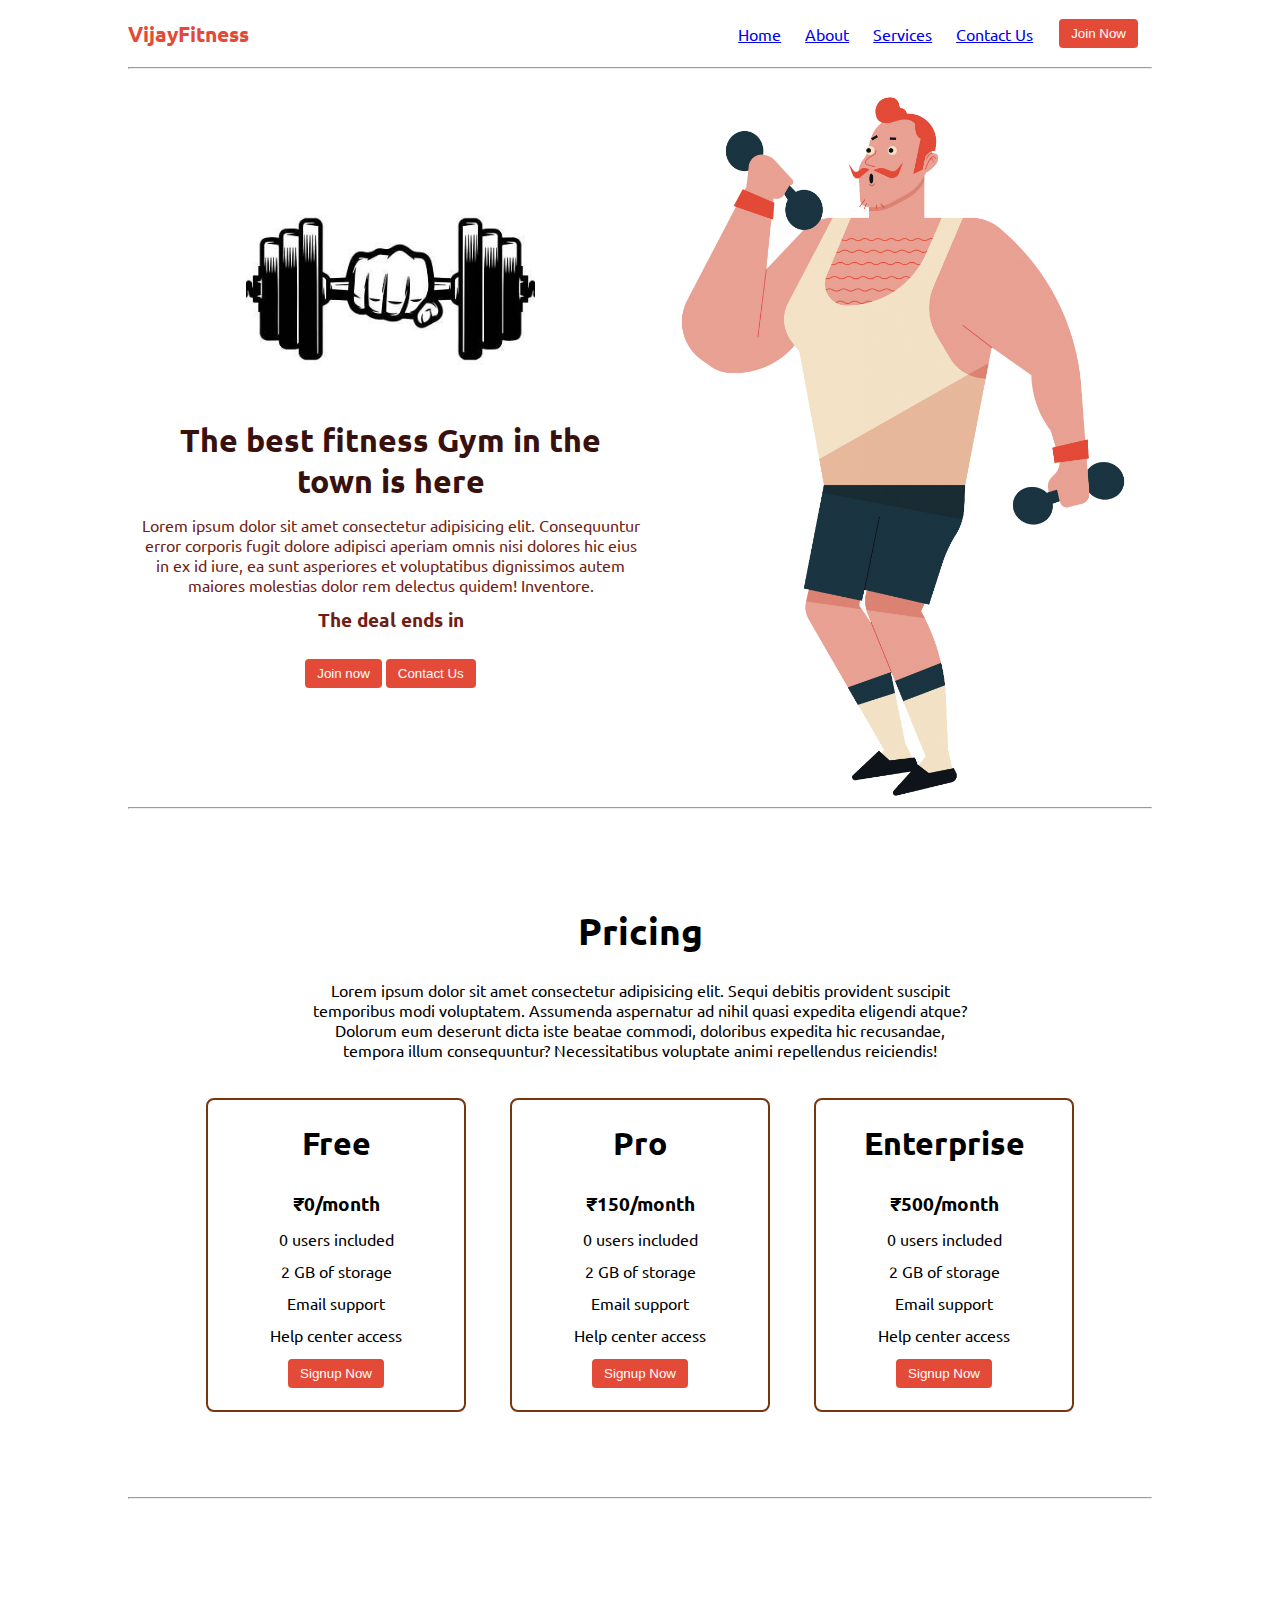
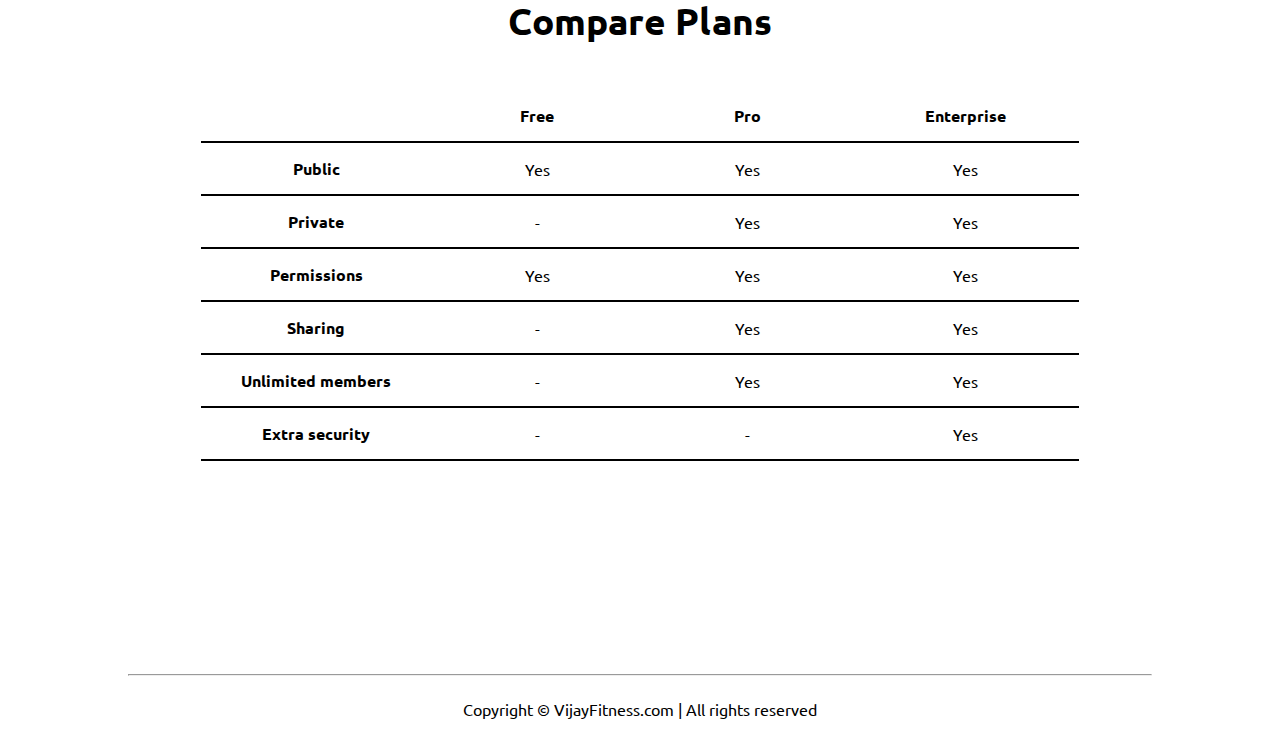
<file: Task1/index.html>
<!DOCTYPE html>
<html lang="en">

<head>
    <meta charset="UTF-8">
    <meta http-equiv="X-UA-Compatible" content="IE=edge">
    <meta name="viewport" content="width=device-width, initial-scale=1.0">
    <title>HarryFitness - The best fitness gym in the town</title>
    <link rel="stylesheet" href="style.css">
    <script src="timer.js"></script>
    <link rel="stylesheet" href="utils.css">
</head>

<body class='overflow-x-hidden'>
    <div class="container mx-auto">
        <header>
            <nav class="flex justify-between">
                <div class="logo font-bold flex items-center text-blue">VijayFitness</div>
                <ul class="navbar flex items-center">
                   <a href="#"><li>Home</li></a>
                   <a href="#"><li>About</li></a>
                   <a href="#"> <li>Services</li></a>
                   <a href="#"><li>Contact Us</li></a>
                   <a href="#"><li><button class="btn">Join Now</button></li></a>    
                </ul>
            </nav>
            <hr>
        </header>
        <main class="min-h-screen">
            <section class="section1">
                <div class="flex">
                    <div class="topleft flex flex-col justify-center px-2">
                        <div class=" text-center">
                            <img class="dumbellimg" src="dumbell.png" alt="">
                        </div>
                        <h1 class="my-1 text-center">The best fitness Gym in the town is here</h1>
                        <p class=" text-center">Lorem ipsum dolor sit amet consectetur adipisicing elit. Consequuntur
                            error corporis fugit dolore adipisci aperiam omnis nisi dolores hic eius in ex id iure, ea
                            sunt asperiores et voluptatibus dignissimos autem maiores molestias dolor rem delectus
                            quidem! Inventore.</p>
                            <!-- Display the countdown timer in an element -->
                            <p class="deal text-center">The deal ends in <span id="demo"></span></p>
                            <div class="buttons">
                                <button class="btn">Join now</button>
                                <button class="btn">Contact Us</button>
                            </div>
                    </div>
                    <div class="topright flex justify-center">
                        <img class="gymimg" src="gym.png" alt="">
                    </div>
                </div>
            </section>
            <hr>
            <section class="section2">
                <h1 class="text-center my-2">Pricing</h1>
                <p class="my-2">Lorem ipsum dolor sit amet consectetur adipisicing elit. Sequi debitis provident
                    suscipit temporibus modi voluptatem. Assumenda aspernatur ad nihil quasi expedita eligendi atque?
                    Dolorum eum deserunt dicta iste beatae commodi, doloribus expedita hic recusandae, tempora illum
                    consequuntur? Necessitatibus voluptate animi repellendus reiciendis!</p>
                <div class="boxes flex justify-center">
                    <div class="box">
                        <h2>Free</h2>
                        <ul>
                            <li class="highlighted">₹0/month</li>
                            <li>0 users included</li>
                            <li>2 GB of storage</li>
                            <li>Email support</li>
                            <li>Help center access</li>
                            <li><button class="btn">Signup Now</button></li>
                        </ul>
                    </div>
                    <div class="box">
                        <h2>Pro</h2>
                        <ul>
                            <li class="highlighted">₹150/month</li>
                            <li>0 users included</li>
                            <li>2 GB of storage</li>
                            <li>Email support</li>
                            <li>Help center access</li>
                            <li><button class="btn">Signup Now</button></li>
                        </ul>
                    </div>
                    <div class="box">
                        <h2>Enterprise</h2>
                        <ul>
                            <li class="highlighted">₹500/month</li>
                            <li>0 users included</li>
                            <li>2 GB of storage</li>
                            <li>Email support</li>
                            <li>Help center access</li>
                            <li><button class="btn">Signup Now</button></li>
                        </ul>
                    </div>

                </div>
            </section>
            <hr>
            <section class="section3">
                <h1 class="text-center my-2">Compare Plans</h1>
                <div class="container plantable">
                    <table class="table text-center">
                      <thead>
                        <tr>
                          <th></th><th>Free</th>
                          <th>Pro</th>
                          <th>Enterprise</th>
                        </tr>
                      </thead>
                      <tbody>
                        <tr>
                          <th scope="row" class="text-start">Public</th>
                          <td>Yes</svg></td>
                          <td>Yes</svg></td>
                          <td>Yes</svg></td>
                        </tr>
                        <tr>
                          <th scope="row" class="text-start">Private</th>
                          <td>-</td>
                          <td>Yes</svg></td>
                          <td>Yes</svg></td>
                        </tr>
                      </tbody>
              
                      <tbody>
                        <tr>
                          <th scope="row" class="text-start">Permissions</th>
                          <td>Yes</svg></td>
                          <td>Yes</svg></td>
                          <td>Yes</svg></td>
                        </tr>
                        <tr>
                          <th scope="row" class="text-start">Sharing</th>
                          <td>-</td>
                          <td>Yes</svg></td>
                          <td>Yes</svg></td>
                        </tr>
                        <tr>
                          <th scope="row" class="text-start">Unlimited members</th>
                          <td>-</td>
                          <td>Yes</svg></td>
                          <td>Yes</svg></td>
                        </tr>
                        <tr>
                          <th scope="row" class="text-start">Extra security</th>
                          <td>-</td>
                          <td>-</td>
                          <td>Yes</svg></td>
                        </tr>
                      </tbody>
                    </table>
            </section>
            <hr>
        </main>
        <footer>
            Copyright &copy; VijayFitness.com | All rights reserved
        </footer>

    </div>
</body>

</html>
</file>
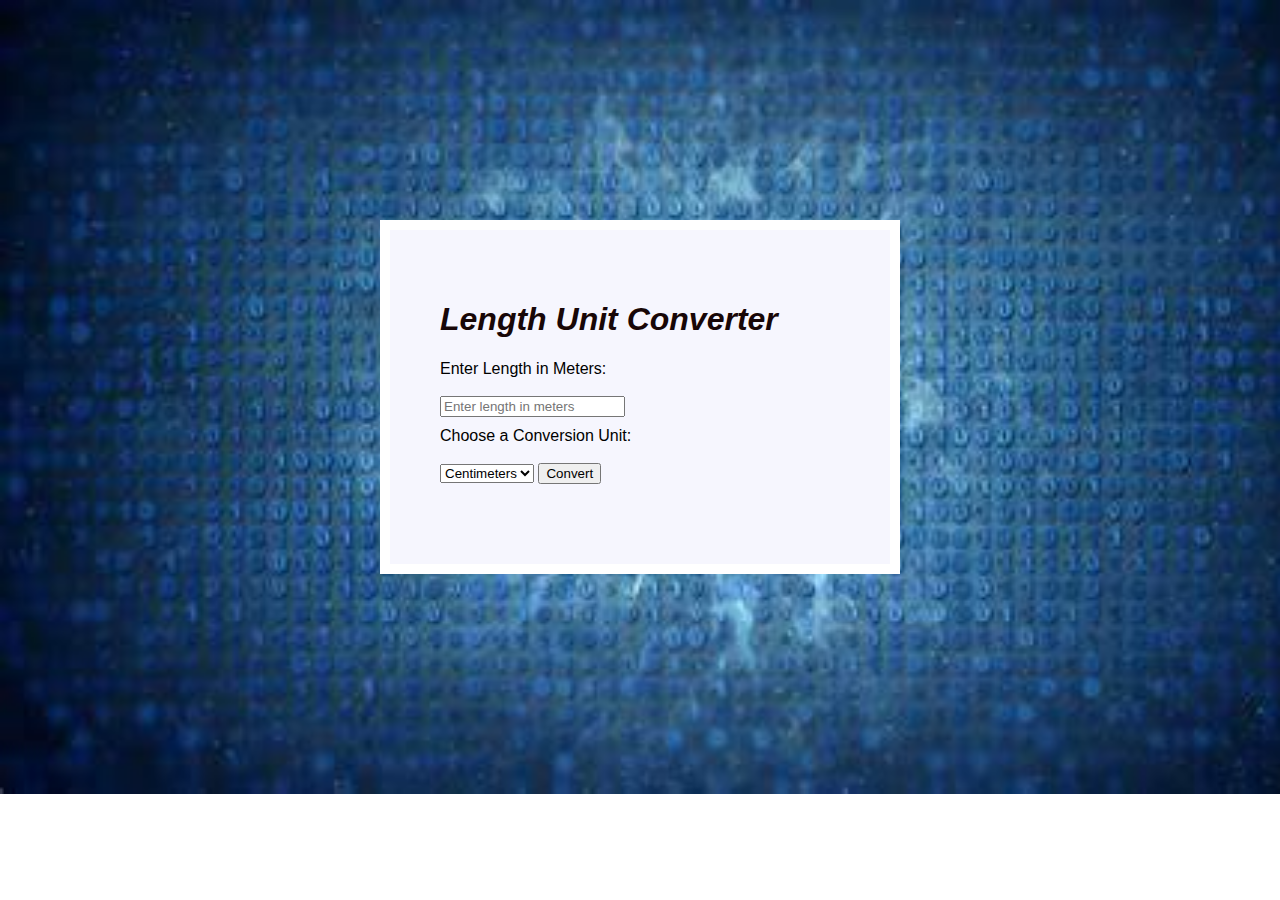
<file: Task3/index1.html>
<!DOCTYPE html>
<html>
<head>
  <title>Length Unit Converter</title>
  <link rel="stylesheet" type="text/css" href="./styles.css">
</head>
<body>
  <div class="container">
    <h1><b>Length Unit Converter</b></h1>
    <label for="length">Enter Length in Meters:</label><br>
    <input type="number" id="length" step="any" placeholder="Enter length in meters">

    <label for="unit">Choose a Conversion Unit:</label><br>
    <select id="unit">
      <option value="centimeters">Centimeters</option>
      <option value="kilometers">Kilometers</option>
      <option value="millimeters">Millimeters</option>
    </select>

    <button onclick="convertLength()">Convert</button><br>

    <div id="result"></div>
  </div>

  <script src="./script.js"></script>
</body>
</html>
</file>
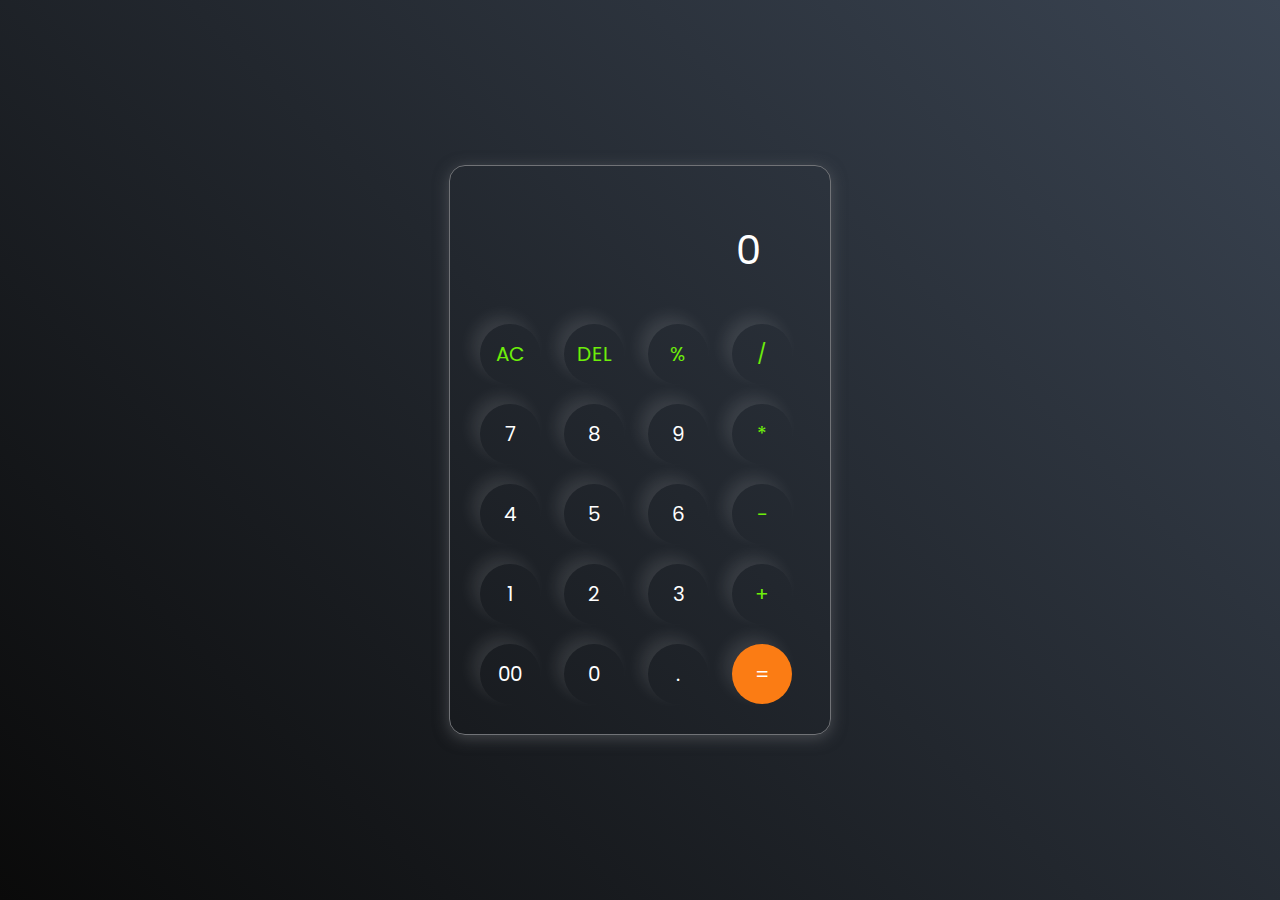
<file: Task4/calculater.html>
<!DOCTYPE html>
<html lang="en">
  <head>
    <meta charset="UTF-8" />
    <meta http-equiv="X-UA-Compatible" content="IE=edge" />
    <meta name="viewport" content="width=device-width, initial-scale=1.0" />
    <link rel="stylesheet" href="./calculater.css" />
    <title>Calculator - By Code Traversal</title>
  </head>
  <body>
    <div class="container">
      <div class="calculator">
        <input type="number" id="inputBox" placeholder="0" />
        <div>
          <button class="button operator">AC</button>
          <button class="button operator">DEL</button>
          <button class="button operator">%</button>
          <button class="button operator">/</button>
        </div>
        <div>
          <button class="button">7</button>
          <button class="button">8</button>
          <button class="button">9</button>
          <button class="button operator">*</button>
        </div>
        <div>
          <button class="button">4</button>
          <button class="button">5</button>
          <button class="button">6</button>
          <button class="button operator">-</button>
        </div>
        <div>
          <button class="button">1</button>
          <button class="button">2</button>
          <button class="button">3</button>
          <button class="button operator">+</button>
        </div>

        <div>
          <button class="button">00</button>
          <button class="button">0</button>
          <button class="button">.</button>
          <button class="button equalBtn">=</button>
        </div>
      </div>
    </div>

    <script src="./calculater.js"></script>
  </body>
</html>
</file>
<file: Task1/style.css>
@import url('https://fonts.googleapis.com/css2?family=Ubuntu:wght@300&display=swap');

*{
    margin: 0;
    padding: 0;
}

.container{
    max-width: 80vw;
    font-family: 'Ubuntu', sans-serif;
}

.navbar{
    display: flex;
    height: 67px;
}
.navbar li{
    list-style: none;
    margin: 0 12px;
}

.topleft{
    width: 50%;
}

.topright{ 
    width: 50%;
}

.section1{
   max-height: 100vh; 
   color: #711e15;
}

.section1 h1{
    color: #37110d;
    font-size: 2rem;
}

.logo{
    font-size: 1.3rem;
}

.dumbellimg{
    width: 289px;
}

.topright .gymimg{
    width: 466px;
}

.section2{
    padding: 73px;
}

.section2 h1{
    font-size: 2.3rem;
}

.section2 p{
    padding: 0 8vw;
    text-align: center;
}

.box{
    padding: 8px 0;
    margin: 12px 22px;
    min-width: 20vw;
    border: 2px solid rgb(120, 54, 16);
    border-radius: 8px;
    text-align: center;
}

.box h2{
    font-size: 2rem;
    padding: 15px 0;
}

.highlighted{
    font-size: 1.2rem;
    font-weight: bolder;
}

.box ul{
    list-style-type: none;
}

.box ul li{
   margin: 12px 2px;
}

.plantable{
    display: flex;
    justify-content: center;
    align-items: center;
}

.section3 table{
    width: 100%;
    margin-bottom: 140px;
    margin-top: 20px;
    border-collapse: collapse;
}

.section3 table th{ 
    width: 23vw; 
    border-bottom: 2px solid black;
    padding: 15px 0;
} 

.section3 table td{   
    border-bottom: 2px solid black; 
} 
 

.section3 h1{
    font-size: 2.3rem;
}

.section3{
    padding: 73px;
}

footer{
    padding: 23px;
    text-align: center;
}
.buttons{
    display: flex;
    justify-content: center;
    align-items: center;
    margin: 12px;
}

.deal{
    font-size: 1.2rem;
    font-weight: bolder;
    margin: 12px 0;
}
</file>
<file: Task1/utils.css>
.min-h-screen{
    min-height: 100vh;
}

.bg-red{
    background-color: red;
}

.mx-auto{
    margin-left: auto;
    margin-right: auto;
}

.flex{
    display: flex;
}

.items-center{
    align-items: center;
}

.justify-between{
    justify-content: space-between;
}

.justify-center{
    justify-content: center;
}

.flex-col{
    flex-direction: column;
}

.font-bold{
    font-weight: bolder;
}

.my-1{
    margin-top: 13px;
    margin-bottom: 13px;
}

.my-2{
    margin-top: 26px;
    margin-bottom: 26px;
}

.px-2{
    padding-left: 13px;
    padding-right: 13px;
}

.text-blue{
    color: rgb(227 74 56);;
}

.btn{
    padding:7px 12px;
    border: 2px solid white;
    border-radius: 6px;
    cursor: pointer;
    color: white;
    background-color: rgb(227 74 56);;
}

.overflow-x-hidden{
    overflow-x: hidden;
}

.text-center{
    text-align: center;
}
</file>
<file: Task3/styles.css>
body {
    font-family: Arial, sans-serif;
    margin: 0;
    padding: 0;
    background-image: url("./covert.jpg");
    background-repeat: no-repeat;
    background-size: cover;
   
  }
  
  .container {
    max-width: 400px;
    margin: 220px auto;
    padding: 50px;
    border: 10px solid #ffffff;
    background-color: rgb(246, 246, 254);
    /* background: transparent; */

  }

  h1{
    font-style:italic;
    color: rgb(24, 7, 7);
  }
  
  label {
    display: block;
    /* border: 3px solid #ffffff; */
    color: rgb(131, 115, 115)
    margin-bottom: 5px;
  }
  
  input, select, button {
    margin-bottom: 10px;
  }
  
  button {
    cursor: pointer;
  }
  
  #result {
    margin-top: 20px;
    font-size: 18px;
    color: rgb(98, 22, 22);
  }
</file>
<file: Task4/calculater.css>
@import url('https://fonts.googleapis.com/css2?family=Poppins:wght@500&display=swap');

*{
    margin: 0;
    padding: 0;
    box-sizing: border-box;
    font-family: 'Poppins', sans-serif;
}

body{
    width: 100%;
    height: 100vh;
    display: flex;
    justify-content: center;
    align-items: center;
    background: linear-gradient(45deg, #0a0a0a, #3a4452);
}

.calculator{
    border: 1px solid #717377;
    padding: 20px;
    border-radius: 16px;
    background: transparent;
    box-shadow: 0px 3px 15px rgba(113, 115, 119, 0.5);

}

input{
    width: 320px;
    border: none;
    padding: 24px;
    margin: 10px;
    background: transparent;
    box-shadow: 0px 3px 15px rgbs(84, 84, 84, 0.1);
    font-size: 40px;
    text-align: right;
    cursor: pointer;
    color: #ffffff;
}

input::placeholder{
    color: #ffffff;
}

button{
    border: none;
    width: 60px;
    height: 60px;
    margin: 10px;
    border-radius: 50%;
    background: transparent;
    color: #ffffff;
    font-size: 20px;
    box-shadow: -8px -8px 15px rgba(255, 255, 255, 0.1);
    cursor: pointer;
}

.equalBtn{
    background-color: #fb7c14;
}

.operator{
    color: #6dee0a;
}
</file>
